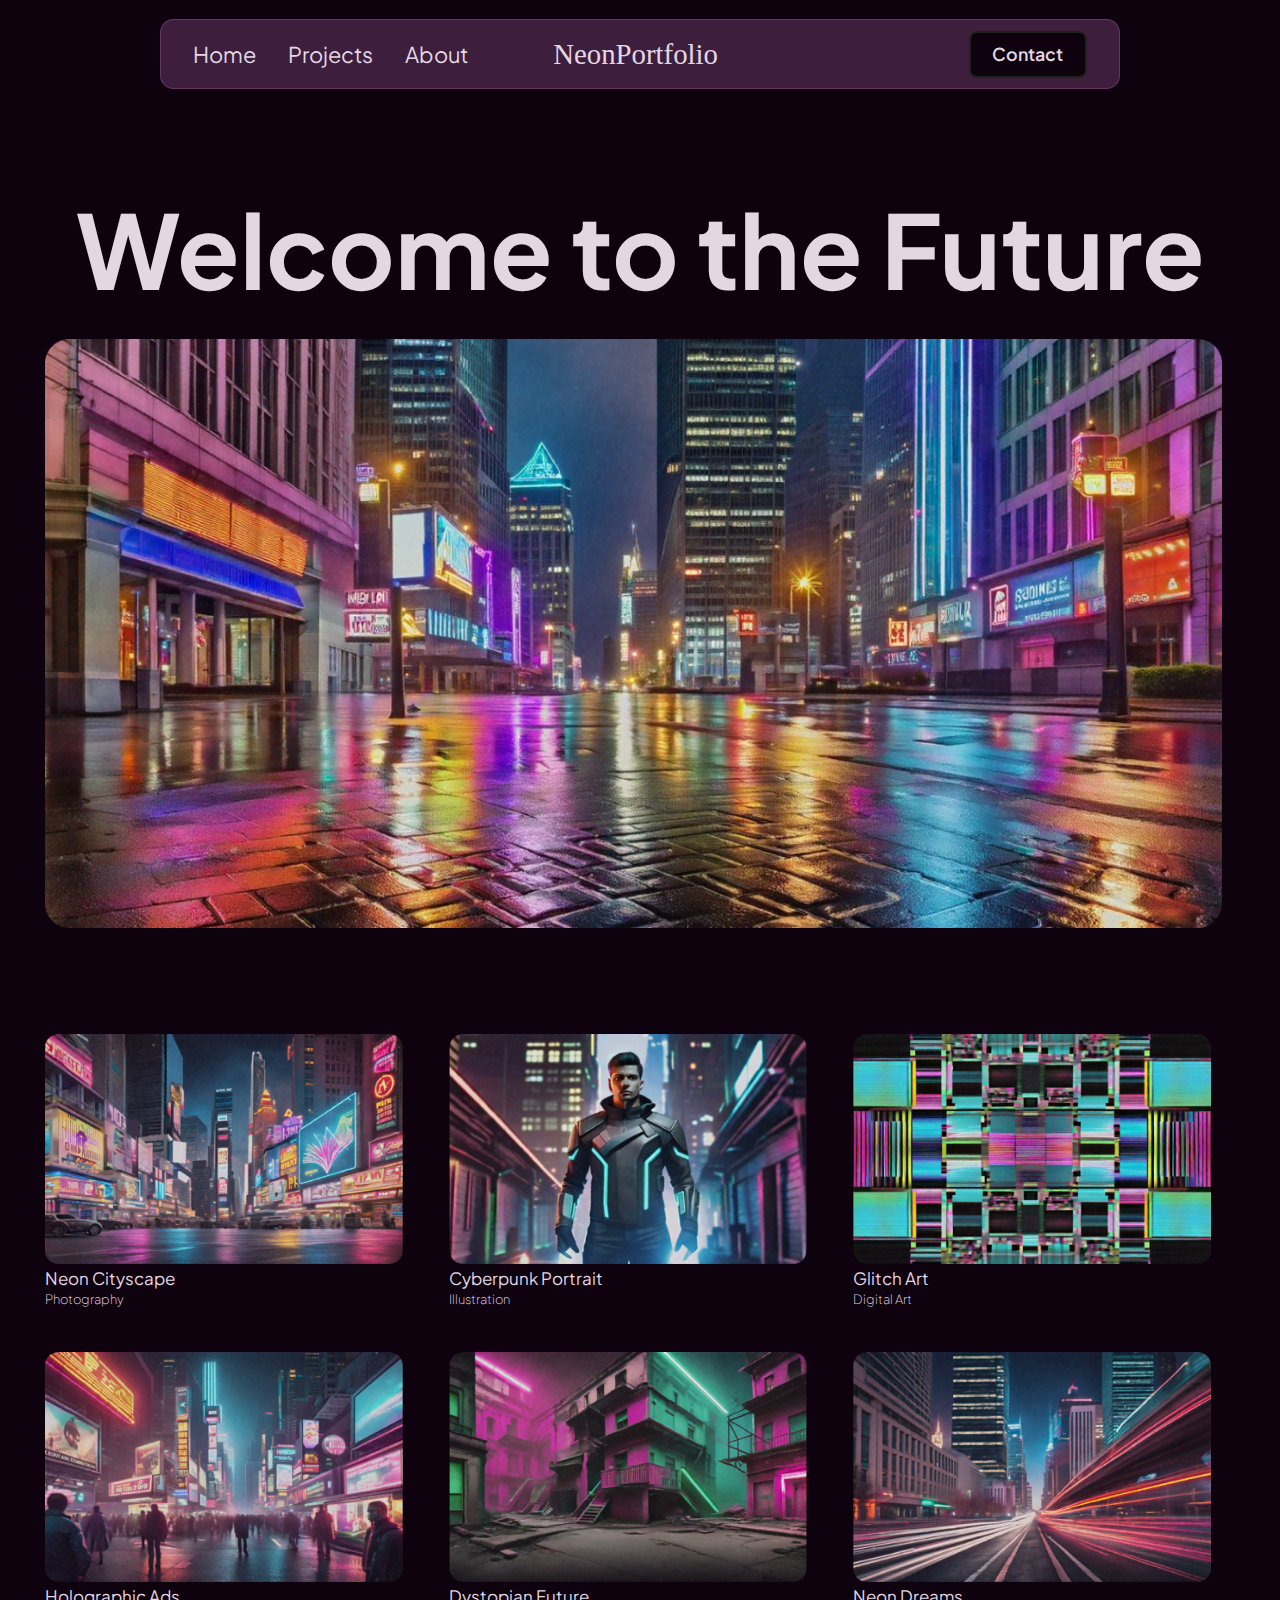
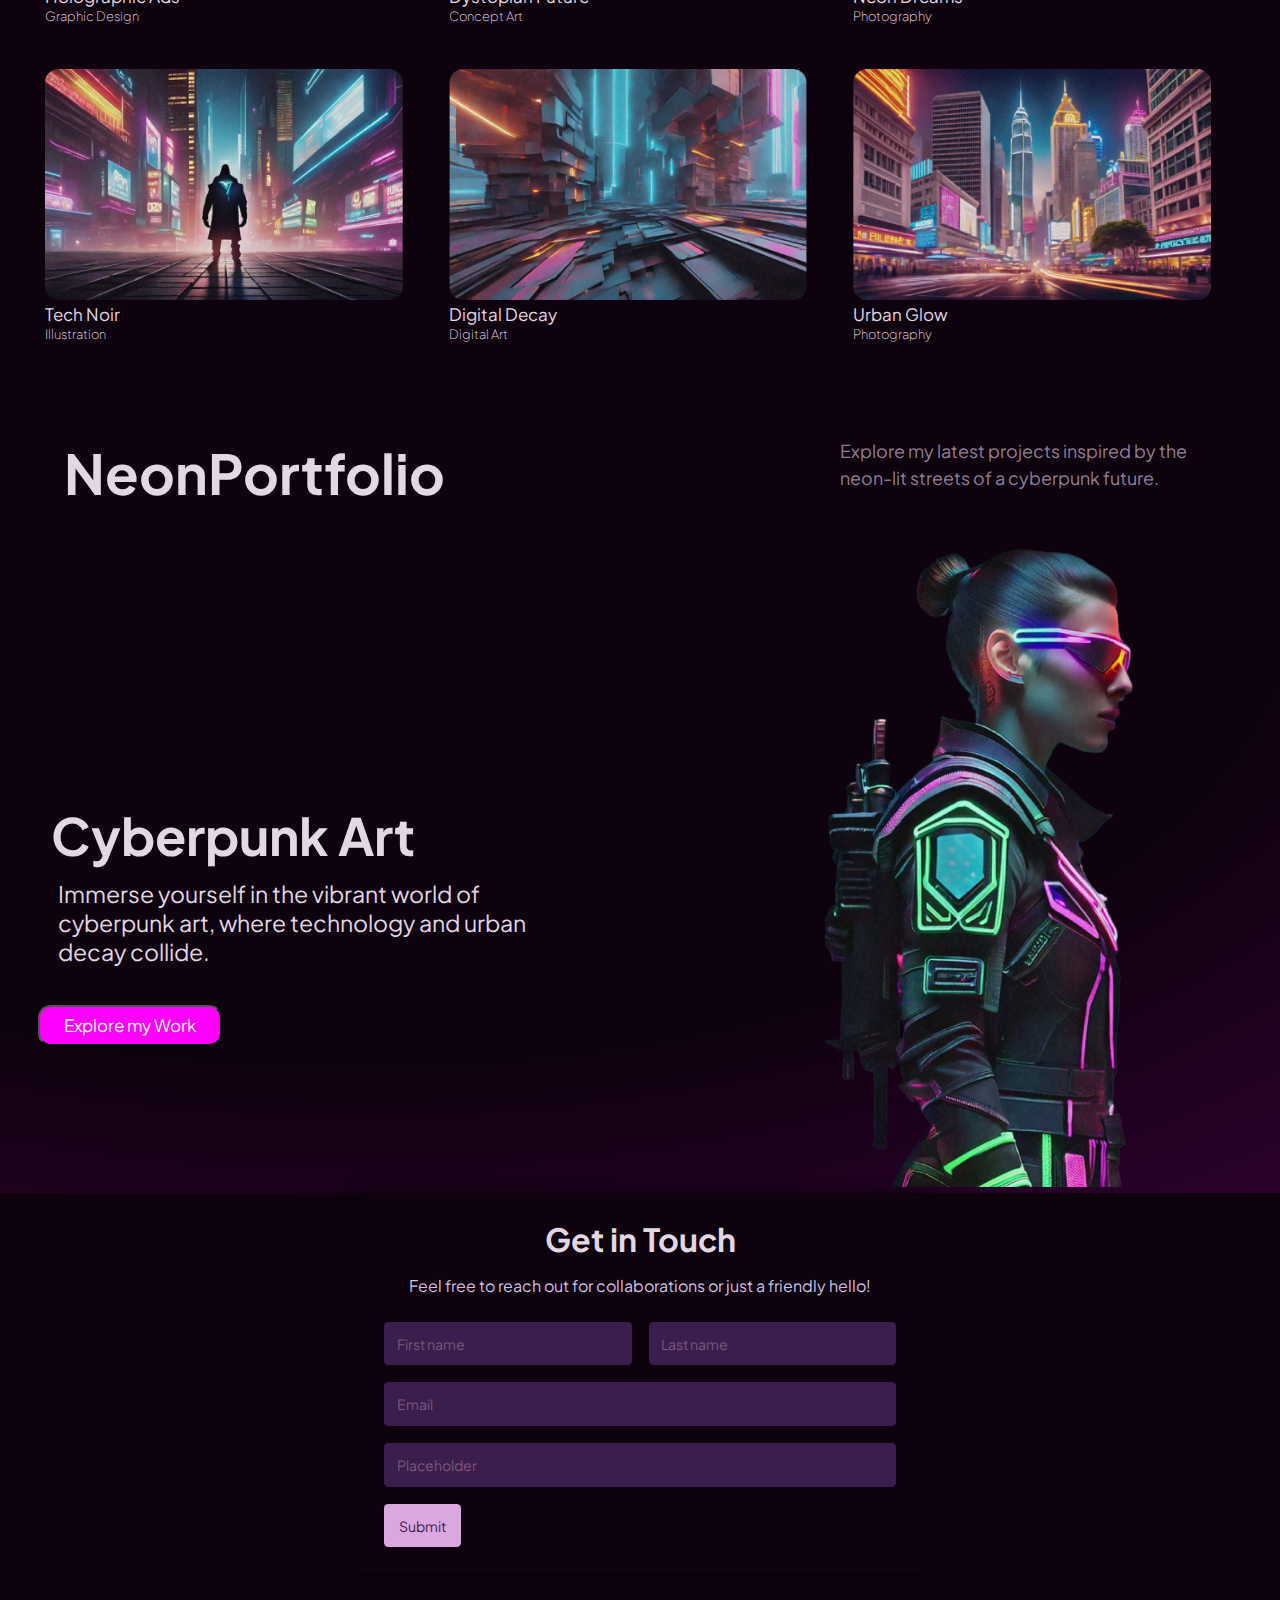
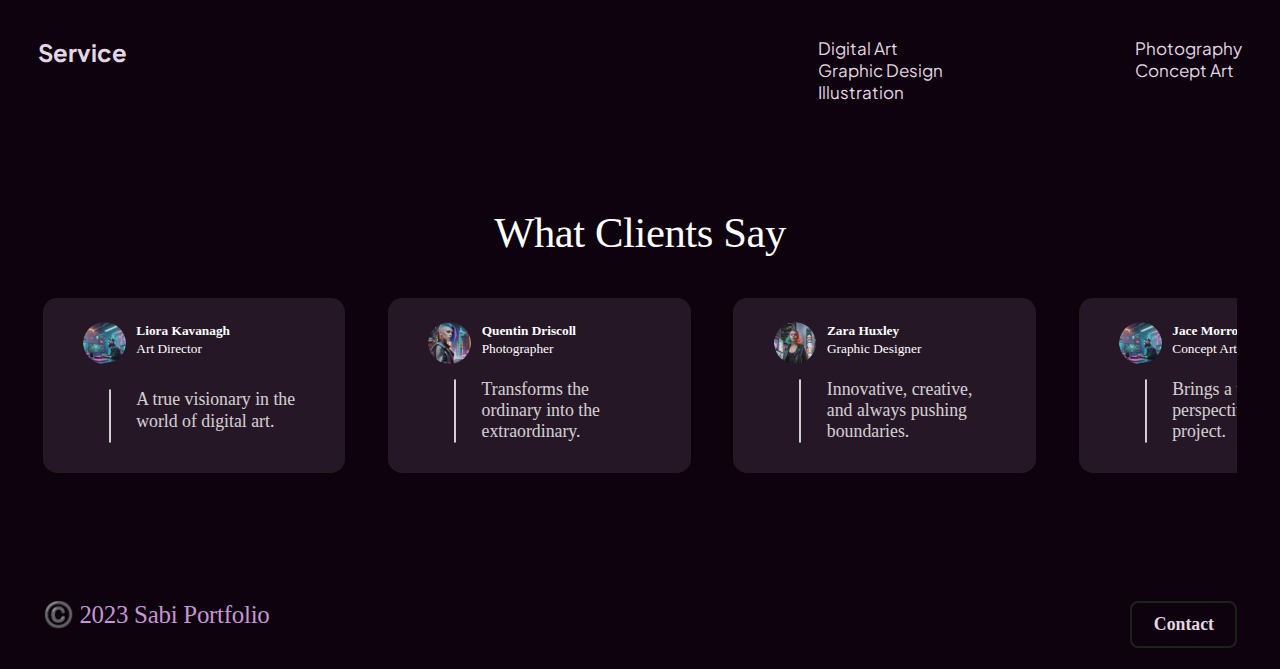
<file: index.html>
<!DOCTYPE html>
<html lang="en">
<head>
    <meta charset="UTF-8">
    <meta name="viewport" content="width=device-width, initial-scale=1.0">
    <title>Document</title>
    <link rel="stylesheet" href="style.css">
</head>
<body>
    <nav class="navbar">
        <div class="header">
            <div class="part1">
                <p class="plus-jakarta-sans">Home</p>
                <p class="plus-jakarta-sans">Projects</p>
                <p class="plus-jakarta-sans">About</p>
            </div>
            <div class="part2">
                <p class="source-serif-4">NeonPortfolio</p>
            </div>
            <div class="contact">
                <p class="plus-jakarta-sans">Contact</p>
            </div>
        </div>
    </nav>
    <div class="text1">
        <h1>Welcome to the Future</h1>
        <img src="images/main.png"></div>
    </div>
    
    <section class="projects">
        <div class="box">
            <img src="images/project1.png">
            <h3>Neon Cityscape</h3>
            <p>Photography</p>

        </div>
        <div class="box">
            <img src="images/project2.png">
            <h3>Cyberpunk Portrait</h3>
            <p>Illustration</p>
        </div>
        <div class="box">
            <img src="images/project3.png">
            <h3>Glitch Art</h3>
            <p>Digital Art</p>
        </div>
        <div class="box">
            <img src="images/project4.png">
            <h3>Holographic Ads</h3>
            <p>Graphic Design</p>
        </div>
        <div class="box">
            <img src="images/project5.png">
            <h3>Dystopian Future</h3>
            <p>Concept Art</p>
        </div>
        <div class="box">
            <img src="images/project6.png">
            <h3>Neon Dreams</h3>
            <p>Photography</p>
        </div>
        <div class="box">
            <img src="images/project7.png">
            <h3>Tech Noir</h3>
            <p>Illustration</p>
        </div>
        <div class="box">
            <img src="images/project8.png">
            <h3>Digital Decay</h3>
            <p>Digital Art</p>
        </div>
        <div class="box">
            <img src="images/project9.png">
            <h3>Urban Glow</h3>
            <p>Photography</p>
        </div>
    </section>
    <section class="Neon">
        <div class="NeonPortfolio">NeonPortfolio</div>
        <div class="para">Explore my latest projects inspired by the neon-lit streets of a cyberpunk future.</div>
    </section>

    <section class="cyberpunk">
        <div class="cyberpunk-text">
            <h1>Cyberpunk Art</h1>
            <p>Immerse yourself in the vibrant world of cyberpunk art, where technology and urban decay collide.</p>
            <button>Explore my Work</button>
        </div>

        <div class="cyberimage">
            <img src="images/cyberpank.png">
        </div>
    </section>
    <section class="contacts">
        <div class="contact-form">
            <h1>Get in Touch</h1>
            <p>Feel free to reach out for collaborations or just a friendly hello!</p>
            <form>
                <div class="input-row">
                    <input type="text" placeholder="First name" class="input-field">
                    <input type="text" placeholder="Last name" class="input-field">
                </div>
                <input type="email" placeholder="Email" class="input-field full-width">
                <input type="text" placeholder="Placeholder" class="input-field full-width">
                <button type="submit" class="submit-btn">Submit</button>
            </form>
        </div>
    </section>
    <section class="service">
        <div><h1>Service</h1></div>
        <div>
            <p>Digital Art</p>
            <p>Graphic Design</p>
            <p>Illustration</p>
        </div>
        <div>
            <p>Photography</p>
            <p>Concept Art</p>
        </div>
    </section>

    <div class="last">
        <h2 class="head">What Clients Say</h2>
        <div class="cards">
            <div class="card">
                <div class="name-container">
                    <img class="avatar" src="images/profil1.png"/>
                    <div class="n">
                        <p class="name">Liora Kavanagh</p>
                        <p class="designation">Art Director</p>
                    </div>
                </div>
                <div class="comment-container">
                    <div class="line"></div>
                    <p class="comment">A true visionary in the world of digital art.</p>
                </div>
            </div>
            <div class="card">
                <div class="name-container">
                    <img class="avatar" src="images/profil3.png"/>
                    <div class="n">
                        <p class="name">Quentin Driscoll</p>
                        <p class="designation">Photographer</p>
                    </div>
                </div>
                <div class="comment-container">
                    <div class="line"></div>
                    <p class="comment">Transforms the ordinary into the extraordinary.</p>
                </div>
            </div>
            <div class="card">
                <div class="name-container">
                    <img class="avatar" src="images/profil4.png"/>
                    <div class="n">
                        <p class="name">Zara Huxley</p>
                        <p class="designation">Graphic Designer</p>
                    </div>
                </div>
                <div class="comment-container">
                    <div class="line"></div>
                    <p class="comment">Innovative, creative, and always pushing boundaries.</p>
                </div>
            </div>
            <div class="card">
                <div class="name-container">
                    <img class="avatar" src="images/profil1.png"/>
                    <div class="n">
                        <p class="name">Jace Morrow</p>
                        <p class="designation">Concept Artist</p>
                    </div>
                </div>
                <div class="comment-container">
                    <div class="line"></div>
                    <p class="comment">Brings a unique perspective to every project.</p>
                </div>
            </div>
            <div class="card">
                <div class="name-container">
                    <img class="avatar" src="images/A professional woman with dark hair and a confident expression is posing against a backdrop of a neon-lit city at night..png"/>
                    <div class="n">
                        <p class="name">Tamsin Voss</p>
                        <p class="designation">Illustrator</p>
                    </div>
                </div>
                <div class="comment-container">
                    <div class="line"></div>
                    <p class="comment">A master of the cyberpunk genre.</p>
                </div>
            </div>
            <div class="card">
                <div class="name-container">
                    <img class="avatar" src="images/profil6.png"/>
                    <div class="n">
                        <p class="name">Kai Mercer</p>
                        <p class="designation">Digital Artist</p>
                    </div>
                </div>
                <div class="comment-container">
                    <div class="line"></div>
                    <p class="comment">Captures the essence of a digital dystopia.</p>
                </div>
            </div>
        </div>
    </div>
</div>
</div>
<div class="divider"></div>
<div class="footer">
<div class="foot">
    <a class="pagelink" href="#">©️ 2023 Sabi Portfolio</a>
    <button type="button" class="contact">Contact</button>
</div>
</div>



    
</body>
</html>
</file>
<file: style.css>
@import url('https://fonts.googleapis.com/css2?family=Plus+Jakarta+Sans:ital,wght@0,200..800;1,200..800&display=swap');

*{
    margin: 0;
    padding: 0;
    font-family:"Plus Jakarta Sans" ;
}
body{
    background-color: #0D020D;
}
.plus-jakarta-sans {
    font-family: "Plus Jakarta Sans", serif;
}
.source-serif-4 {
    font-family: "Source Serif 4", serif;
}
.header{
    align-items: center;
    display: flex;
    justify-content: space-between;
    background-color: #FF8FFF33;
    padding: .833vw 2.52vw;
    border: 0.13vw solid #FF8FFF33;
    border-radius: 1.07vw;
    margin: 1.5vw 12.5vw;
}
.part1{
    display: flex;
    gap: 2.5vw;
}
.header .part1 p{
    font-size: 1.7vw;
    font-weight: 400;
    line-height: 1.6vw;
    color: #E4D7E4;
}
.part2 p{
    font-size: 2.25vw;
    font-weight: 400;
    line-height: 2.88vw;
    text-align: left;
    width: 13.86vw;
    height: Fixed (4.2vw)vw;
    gap: 0.75rem;
    color: #E4D7E4;
}
.part2{
    margin-right: 12vw;
}
.contact{
    font-size: 1.7vw;
    font-weight: 400;
    line-height: 1.6vw;
    color: #E4D7E4;
}

.text1 h1{
    font-size: 8vw;
    line-height: 8vw;
    padding-top: 7vw ;
    padding-bottom: 3vw;
    color: #E4D7E4;
    text-align: center;
}

.text1 img{
    padding: 0 3.5vw;
    width: 92vw;
    height: 46vw;
    margin-bottom: 8vw;
}

.projects{
    display: grid;
    grid-template-columns: 1fr 1fr 1fr;
    justify-content: space-around;
    padding: 0 3.5vw;
    column-gap: 1.7vw;
    align-items: center;
}

.projects img{
    height: 18vw;
    width: 28vw;
}

.projects h3{
    color: #E4D7E4;
    font-family: "Plus Jakarta Sans";
    font-weight: 400;
    font-size: 1.33vw;
    line-height: 1.6vw;
}

.projects p{
    color: #E4D7E4;
    font-family: "Plus Jakarta Sans";
    font-weight: lighter;
    font-size: 1vw;
    line-height: 1.6vw;
    padding-bottom: 3.3vw;
}
.Neon{
    display: flex;
    flex-direction: row;
    justify-content: space-between;
    height: 4.5vw;
    width: 90vw;
    gap: 2vw;
    margin: 4vw;
}
.NeonPortfolio{
    color: #E4D7E4;
    font-size: 4.3vw;
    padding-left: 1vw;
    width: 60vw;
    font-weight: 700;
}
.para{
    color: #EBD1EB9E;
    font-size: 1.4vw;
    width: 35vw;
    /* padding-right: 1vw; */
    padding-left: 10vw;
    font-weight: 400;
    line-height: 2.1vw;
    
    
}
.cyberpunk{
    display: flex;
    background-color: #0D020D;
    background: radial-gradient(184.11% 185.17% at 28.27% 7.59%, rgba(13, 2, 13, 0.7) 37.83%, rgba(112, 0, 112, 0.739) 100%) /* warning: gradient uses a rotation that is not supported by CSS and may not behave as expected */;
    height: 50.5vw;
}
.cyberpunk-text{
    width: 45vw;
    height: 50vw;
    color: #E4D7E4;
    margin-top: 20vw;
}
.cyberpunk-text  h1{
    font-size: 4vw;
    padding-left: 4vw;
}

.cyberpunk-text p{
    margin-top: 1vw;
    font-size: 1.8vw;
    padding-left: 4.5vw;
}
.cyberpunk-text button{
    width: 14.33vw;
    height: 3.2vw;
    font-size: 1.33vw;
    background-color: #FF00FF;
    color:white ;
    margin:3vw;
    border-radius: 1vw;
}
.cyberimage img{
    padding-left: 20%;
    width: 45vw;
    height: 50vw;
    
}


.contacts{
    display: flex;
    justify-content: center;
    align-items: center;
    color: #E4D7E4;

}
.contact-form {
    background-color:#0D020D;
    padding: 2vw;
    border-radius: 0.66vw;
    box-shadow: 0 0 1.33vw rgba(0, 0, 0, 0.5);
    text-align: center;
    max-width:40vw;
    width: 100%;
   

}

.contact-form h1 {
    margin-bottom: 1.3vw;
}

.contact-form p {
    margin-bottom: 2vw;
    color: #d3c1e5;
}

form {
    display: flex;
    flex-direction: column;
    gap: 1.33vw;
}

.input-row {
    display: flex;
    gap: 1.33vw;
}

.input-field {
    background-color: #3a1e4d;
    border: none;
    border-radius: 0.33vw;
    padding: 1vw;
    color: #d3c1e5;
    font-size: 1.1vw;
    flex: 1;
}

.input-field.full-width {
    flex: 1 0 100%;
}

.input-field::placeholder {
    color: #7a577b;
}

.submit-btn {
    background-color: #dba7e0;
    width: 6vw;
    color: #3a1e4d;
    border: none;
    border-radius: 0.33vw;
    padding: 1vw;
    font-size: 1.1vw;
    cursor: pointer;
    transition: background-color 0.3s ease;
}


.submit-btn:hover {
    background-color: #c795d4;
}
.service{
    display: flex;
    justify-content: space-between;
    color: #E4D7E4;
    padding:  5vw 3vw;
}
.service div h1{
    width: 46vw;
    font-size: 1.87vw;
}
.service div p{
    font-size: 1.33vw;
}

.last{
    display: flex;
    padding: 3.333vw 0;
    gap: 3.333vw;
    justify-content: center;
    flex-direction: column;
    margin: 0 3.333vw;
}
.head{
    font-family: Cutive;
    font-size: 3.333vw;
    font-weight: 400;
    line-height: 3.611vw;
    letter-spacing: -0.01em;
    text-align: center;
    color: white;
}
.cards{
    display: flex;
    gap: 3.333vw;
    flex-direction: row;
    overflow-x: scroll;
    color: white;
}
.card{
    display: flex;
    flex-wrap: wrap;
    background-color: #E0B8E01F;
    width: 20vw;
    border: 2px solid rgba(23, 52, 9, 0.16);
    padding: 1.667vw;
    gap: 1.111vw;
    border-radius: 1.111vw;
}
.name-container{
    display: flex;
    gap: 0.833vw;
    background-color: transparent;
    margin: 0 1.333vw;
    color: white;
}
.avatar{
    border-radius: 50%;
    width: 3.333vw;
    height: 3.333vw;
    background-color: transparent;
}
.n{
    background-color: transparent;
}
.name{
    font-family: Kumbh Sans;
    font-size: 1.042vw;
    font-weight: 600;
    line-height: 1.389vw;
    text-align: left;
    background-color: transparent;
    color: white;

}
.designation{
    font-family: Kumbh Sans;
    font-size: 1.042vw;
    font-weight: 500;
    line-height: 1.389vw;
    text-align: left;
    background-color: transparent;
    color: white;
}
.comment-container{
    background-color: transparent;
    padding: 0 0 0.556vw 0;
    gap: 0.833vw;
    opacity: 80%;
    display: flex;
    margin: 0 3.332vw;
    gap: 2vw;
}
.line{
    height: auto;
    border-radius: 1px;
    border: 1px solid white;
    text-align: center;
    background-color: transparent;
}
.comment{
    width: 12.5vw;
    font-family: Kumbh Sans;
    font-size: 1.389vw;
    font-weight: 500;
    line-height: 1.667vw;
    text-align: left;
    background-color: transparent;
}
.footer {
    margin: 0 3.333vw;
    padding-top: 6.667vw;
    padding-bottom: 1.667vw;
}
.foot{
    display: flex;
    justify-content: space-between;
}
.pagelink{
    font-family: Cutive;
    font-size: 1.944vw;
    font-weight: 400;
    line-height: 2.222vw;
    letter-spacing: -0.01em;
    text-align: left;
    color: #c795d4;
    text-decoration: none;
}
.contact{
    padding: 0.833vw 1.667vw 0.833vw 1.667vw;
    border-radius: 8px;
    border: 2px solid rgba(29, 34, 27, 1);
    font-family: Kumbh Sans;
    font-size: 1.389vw;
    font-weight: 600;
    line-height: 1.667vw;
    text-align: left;
    background-color: #0D020D;
}
</file>
